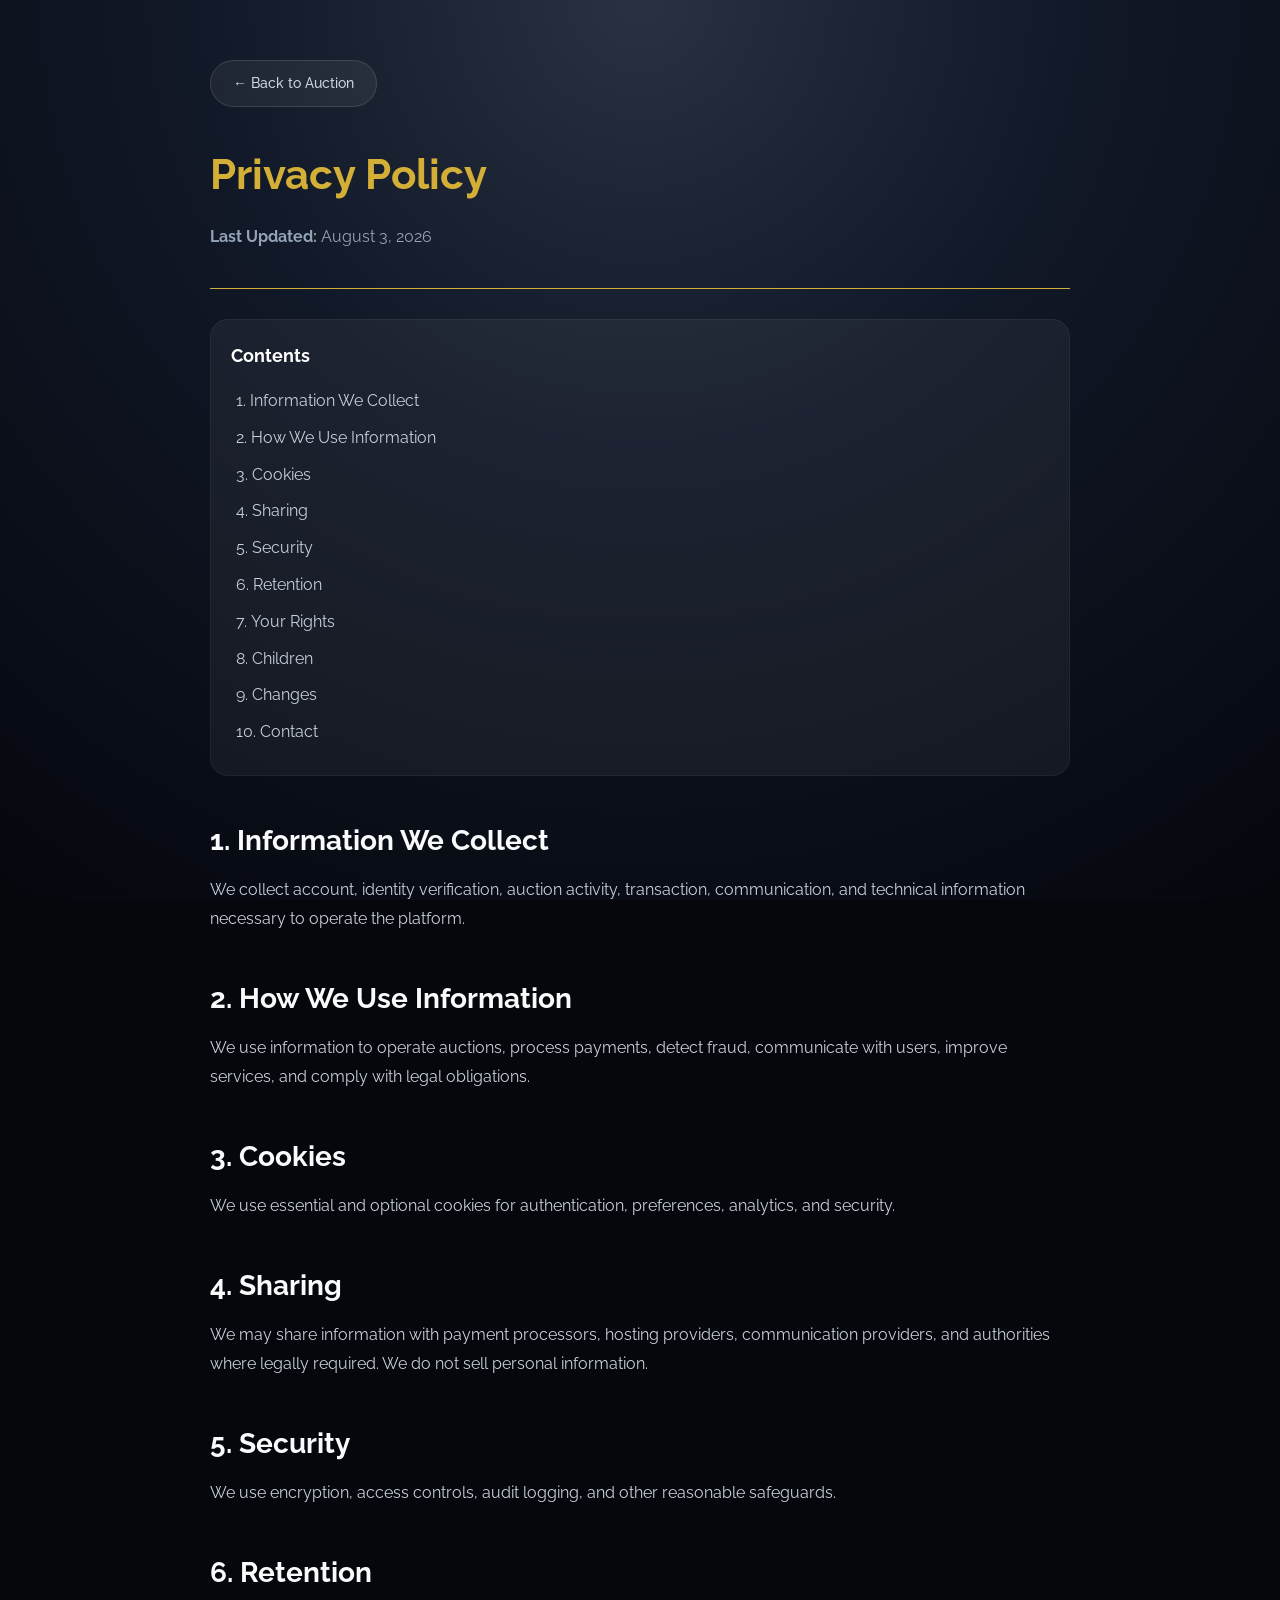
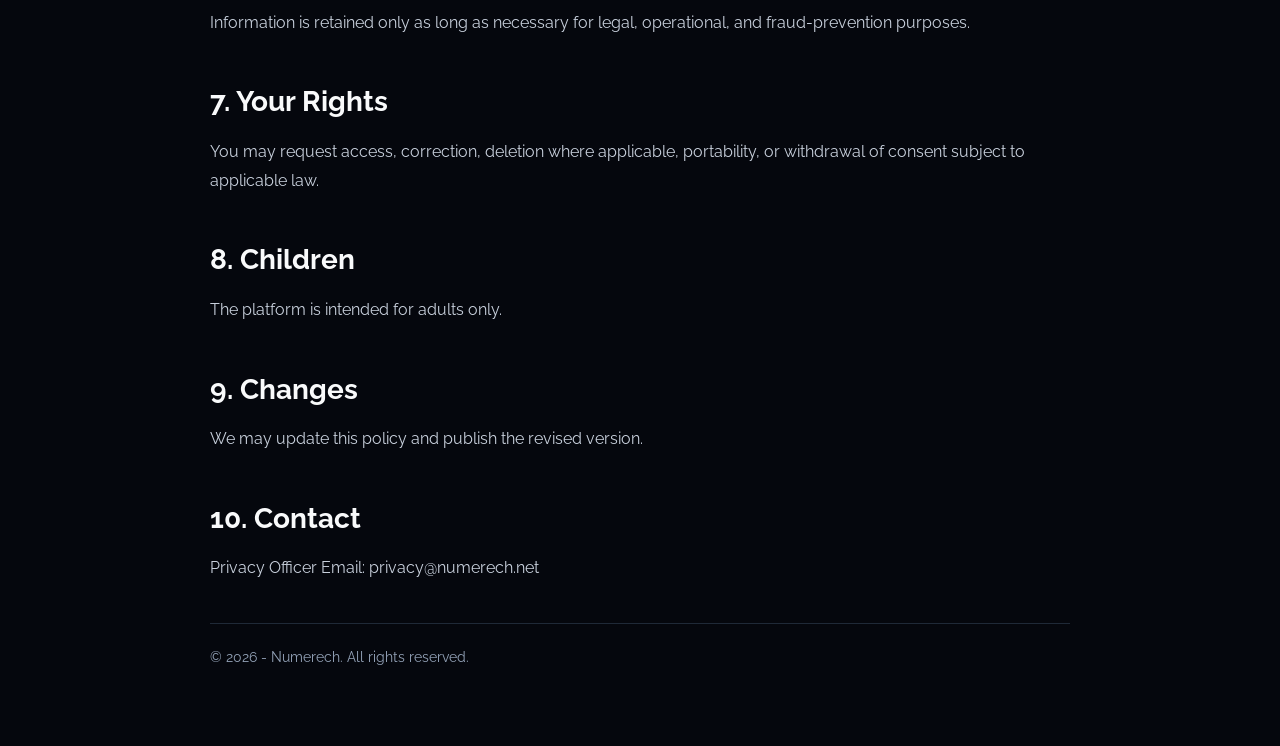
<file: privacy-policy.html>
<!doctype html>
<html lang="en">
  <head>
    <meta charset="utf-8" />
    <meta name="viewport" content="width=device-width,initial-scale=1" />
    <title>Privacy Policy</title>
    <link rel="preconnect" href="https://fonts.googleapis.com" />
    <link rel="preconnect" href="https://fonts.gstatic.com" crossorigin />
    <link
      href="https://fonts.googleapis.com/css2?family=Raleway:wght@300;400;500;600;700&family=Inter:wght@300;400;500;600;700&display=swap"
      rel="stylesheet"
    />
    <link rel="stylesheet" href="css/legal.css" />
  </head>
  <body>
    <div class="background"></div>
    <div class="legal-container">
      <a href="bid.html" class="back-link">&larr; Back to Auction</a>
      <header>
        <h1>Privacy Policy</h1>
        <p><strong>Last Updated:</strong> August 3, 2026</p>
      </header>
      <nav>
        <strong>Contents</strong>
        <ol>
          <li><a href="#1">Information We Collect</a></li>
          <li><a href="#2">How We Use Information</a></li>
          <li><a href="#3">Cookies</a></li>
          <li><a href="#4">Sharing</a></li>
          <li><a href="#5">Security</a></li>
          <li><a href="#6">Retention</a></li>
          <li><a href="#7">Your Rights</a></li>
          <li><a href="#8">Children</a></li>
          <li><a href="#9">Changes</a></li>
          <li><a href="#10">Contact</a></li>
        </ol>
      </nav>
      <main>
        <section id="1">
          <h2>1. Information We Collect</h2>
          <p>
            We collect account, identity verification, auction activity,
            transaction, communication, and technical information necessary to
            operate the platform.
          </p>
        </section>
        <section id="2">
          <h2>2. How We Use Information</h2>
          <p>
            We use information to operate auctions, process payments, detect
            fraud, communicate with users, improve services, and comply with
            legal obligations.
          </p>
        </section>
        <section id="3">
          <h2>3. Cookies</h2>
          <p>
            We use essential and optional cookies for authentication,
            preferences, analytics, and security.
          </p>
        </section>
        <section id="4">
          <h2>4. Sharing</h2>
          <p>
            We may share information with payment processors, hosting providers,
            communication providers, and authorities where legally required. We
            do not sell personal information.
          </p>
        </section>
        <section id="5">
          <h2>5. Security</h2>
          <p>
            We use encryption, access controls, audit logging, and other
            reasonable safeguards.
          </p>
        </section>
        <section id="6">
          <h2>6. Retention</h2>
          <p>
            Information is retained only as long as necessary for legal,
            operational, and fraud-prevention purposes.
          </p>
        </section>
        <section id="7">
          <h2>7. Your Rights</h2>
          <p>
            You may request access, correction, deletion where applicable,
            portability, or withdrawal of consent subject to applicable law.
          </p>
        </section>
        <section id="8">
          <h2>8. Children</h2>
          <p>The platform is intended for adults only.</p>
        </section>
        <section id="9">
          <h2>9. Changes</h2>
          <p>We may update this policy and publish the revised version.</p>
        </section>
        <section id="10">
          <h2>10. Contact</h2>
          <p>
            Privacy Officer Email: privacy@numerech.net
          </p>
        </section>
      </main>
      <footer>
        <p>© 2026 - Numerech. All rights reserved.</p>
      </footer>
    </div>
  </body>
</html>
</file>
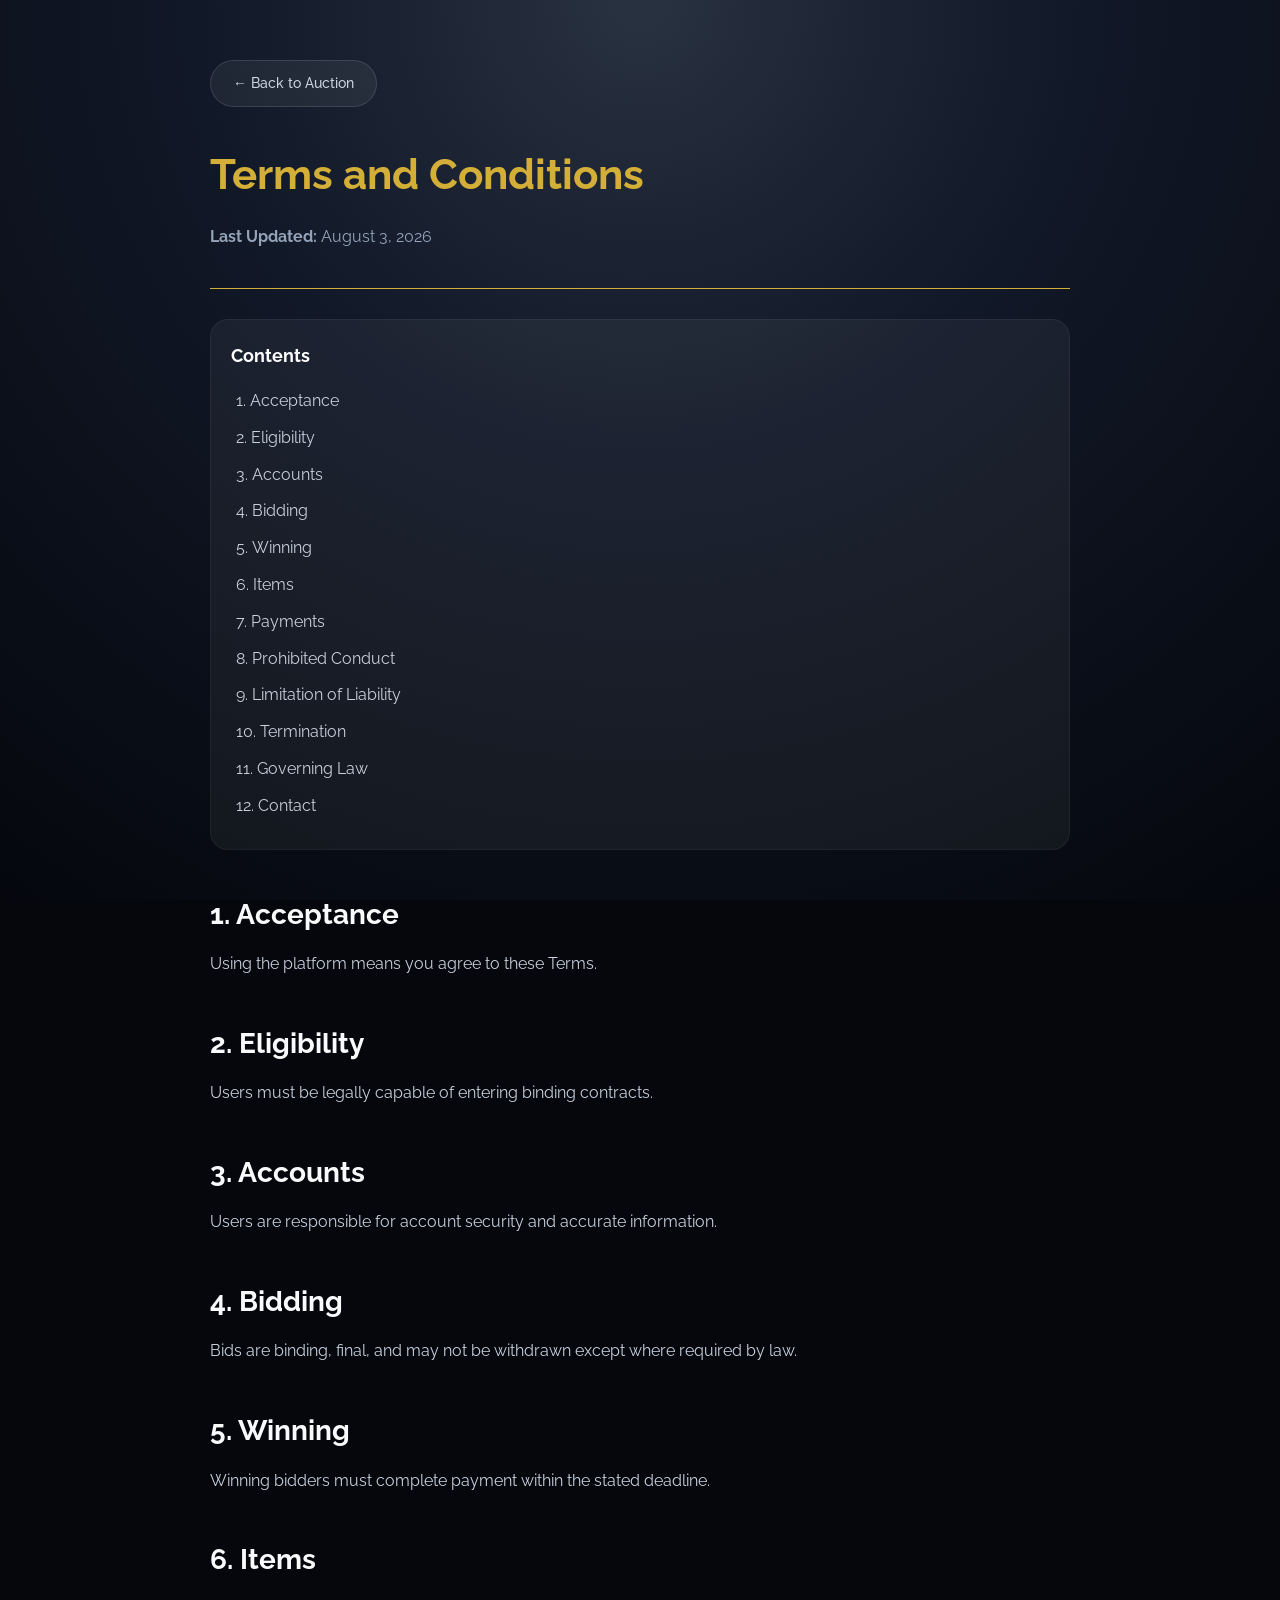
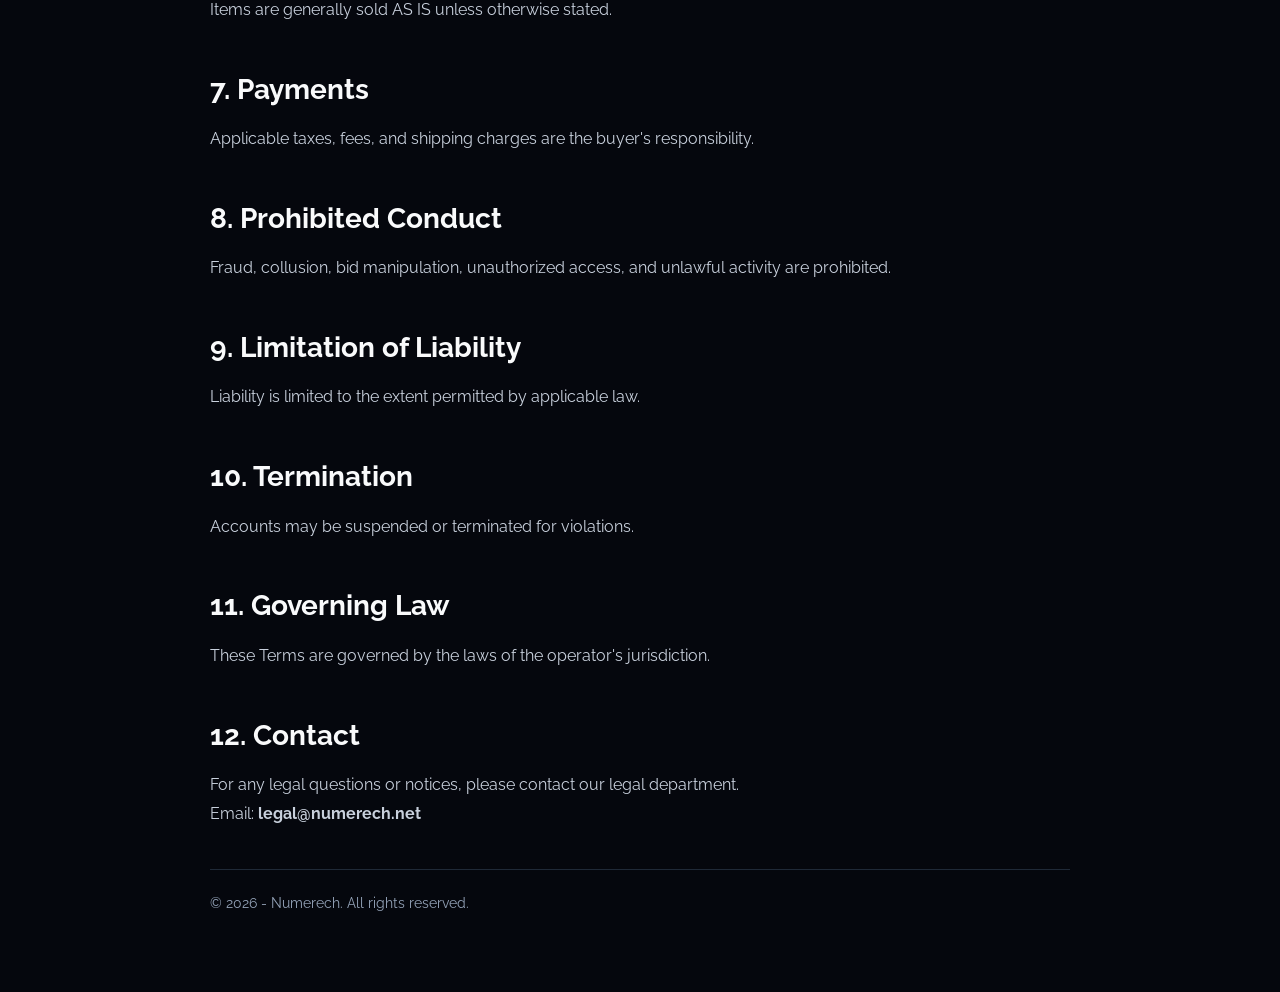
<file: terms-and-conditions.html>
<!doctype html>
<html lang="en">
  <head>
    <meta charset="utf-8" />
    <meta name="viewport" content="width=device-width,initial-scale=1" />
    <title>Terms and Conditions</title>
    <link rel="preconnect" href="https://fonts.googleapis.com" />
    <link rel="preconnect" href="https://fonts.gstatic.com" crossorigin />
    <link
      href="https://fonts.googleapis.com/css2?family=Raleway:wght@300;400;500;600;700&family=Inter:wght@300;400;500;600;700&display=swap"
      rel="stylesheet"
    />
    <link rel="stylesheet" href="css/legal.css" />
  </head>
  <body>
    <div class="background"></div>
    <div class="legal-container">
      <a href="bid.html" class="back-link">&larr; Back to Auction</a>
      <header>
        <h1>Terms and Conditions</h1>
        <p><strong>Last Updated:</strong> August 3, 2026</p>
      </header>
      <nav>
        <strong>Contents</strong>
        <ol>
          <li><a href="#1">Acceptance</a></li>
          <li><a href="#2">Eligibility</a></li>
          <li><a href="#3">Accounts</a></li>
          <li><a href="#4">Bidding</a></li>
          <li><a href="#5">Winning</a></li>
          <li><a href="#6">Items</a></li>
          <li><a href="#7">Payments</a></li>
          <li><a href="#8">Prohibited Conduct</a></li>
          <li><a href="#9">Limitation of Liability</a></li>
          <li><a href="#10">Termination</a></li>
          <li><a href="#11">Governing Law</a></li>
          <li><a href="#12">Contact</a></li>
        </ol>
      </nav>
      <main>
        <section id="1">
          <h2>1. Acceptance</h2>
          <p>Using the platform means you agree to these Terms.</p>
        </section>
        <section id="2">
          <h2>2. Eligibility</h2>
          <p>Users must be legally capable of entering binding contracts.</p>
        </section>
        <section id="3">
          <h2>3. Accounts</h2>
          <p>
            Users are responsible for account security and accurate information.
          </p>
        </section>
        <section id="4">
          <h2>4. Bidding</h2>
          <p>
            Bids are binding, final, and may not be withdrawn except where
            required by law.
          </p>
        </section>
        <section id="5">
          <h2>5. Winning</h2>
          <p>
            Winning bidders must complete payment within the stated deadline.
          </p>
        </section>
        <section id="6">
          <h2>6. Items</h2>
          <p>Items are generally sold AS IS unless otherwise stated.</p>
        </section>
        <section id="7">
          <h2>7. Payments</h2>
          <p>
            Applicable taxes, fees, and shipping charges are the buyer's
            responsibility.
          </p>
        </section>
        <section id="8">
          <h2>8. Prohibited Conduct</h2>
          <p>
            Fraud, collusion, bid manipulation, unauthorized access, and
            unlawful activity are prohibited.
          </p>
        </section>
        <section id="9">
          <h2>9. Limitation of Liability</h2>
          <p>Liability is limited to the extent permitted by applicable law.</p>
        </section>
        <section id="10">
          <h2>10. Termination</h2>
          <p>Accounts may be suspended or terminated for violations.</p>
        </section>
        <section id="11">
          <h2>11. Governing Law</h2>
          <p>
            These Terms are governed by the laws of the operator's jurisdiction.
          </p>
        </section>
        <section id="12">
          <h2>12. Contact</h2>
          <p>
            For any legal questions or notices, please contact our legal department. <br>
            Email: <strong>legal@numerech.net</strong>
          </p>
        </section>
      </main>
      <footer>
        <p>© 2026 - Numerech. All rights reserved.</p>
      </footer>
    </div>
  </body>
</html>
</file>
<file: css/legal.css>
* {
        margin: 0;
        padding: 0;
        box-sizing: border-box;
}

body {
        font-family: "Raleway", sans-serif;
        background: #05070d;
        color: #c8d0dc;
        line-height: 1.8;
}

.background {
        position: fixed;
        inset: 0;
        background: radial-gradient(circle at top,
                        #293241 0%,
                        #111827 40%,
                        #05070d 100%);
        z-index: -1;
}

.legal-container {
        max-width: 900px;
        margin: 40px auto;
        padding: 20px;
        position: relative;
}

.back-link {
        display: inline-block;
        margin-bottom: 30px;
        padding: 10px 22px;
        border-radius: 999px;
        background: rgba(255, 255, 255, 0.06);
        border: 1px solid rgba(255, 255, 255, 0.12);
        color: #cbd5e1;
        font-size: 14px;
        font-weight: 500;
        text-decoration: none;
        transition: 0.3s;
}

.back-link:hover {
        color: white;
        border-color: rgba(212, 175, 55, 0.5);
        background: rgba(255, 255, 255, 0.1);
        text-decoration: none;
}

header {
        border-bottom: 1px solid #d4af37;
        margin-bottom: 30px;
        padding-bottom: 20px;
}

h1 {
        font-size: 42px;
        color: #d4af37;
        margin-bottom: 10px;
}

header p {
        color: #94a3b8;
}

h2 {
        margin-top: 40px;
        margin-bottom: 10px;
        color: #f9fafb;
        font-size: 28px;
}

p {
        margin-bottom: 1rem;
}

a {
        color: #7dd3fc;
        text-decoration: none;
        transition: color 0.2s;
}

a:hover {
        color: #facc15;
        text-decoration: underline;
}

nav {
        background: rgba(255, 255, 255, 0.05);
        border: 1px solid rgba(255, 255, 255, 0.05);
        padding: 20px;
        border-radius: 18px;
        margin-bottom: 40px;
}

nav strong {
        font-size: 18px;
        color: white;
        display: block;
        margin-bottom: 15px;
}

nav ol {
        list-style-position: inside;
        padding-left: 5px;
}

nav li {
        margin-bottom: 8px;
}

nav li a {
        color: #c8d0dc;
}

footer {
        margin-top: 40px;
        border-top: 1px solid #1f2937;
        padding-top: 20px;
        color: #94a3b8;
        font-size: 0.9em;
}

@media (max-width: 768px) {
        h1 {
                font-size: 32px;
        }

        h2 {
                font-size: 24px;
        }

        .legal-container {
                margin-top: 20px;
                padding: 15px;
        }
}
</file>
